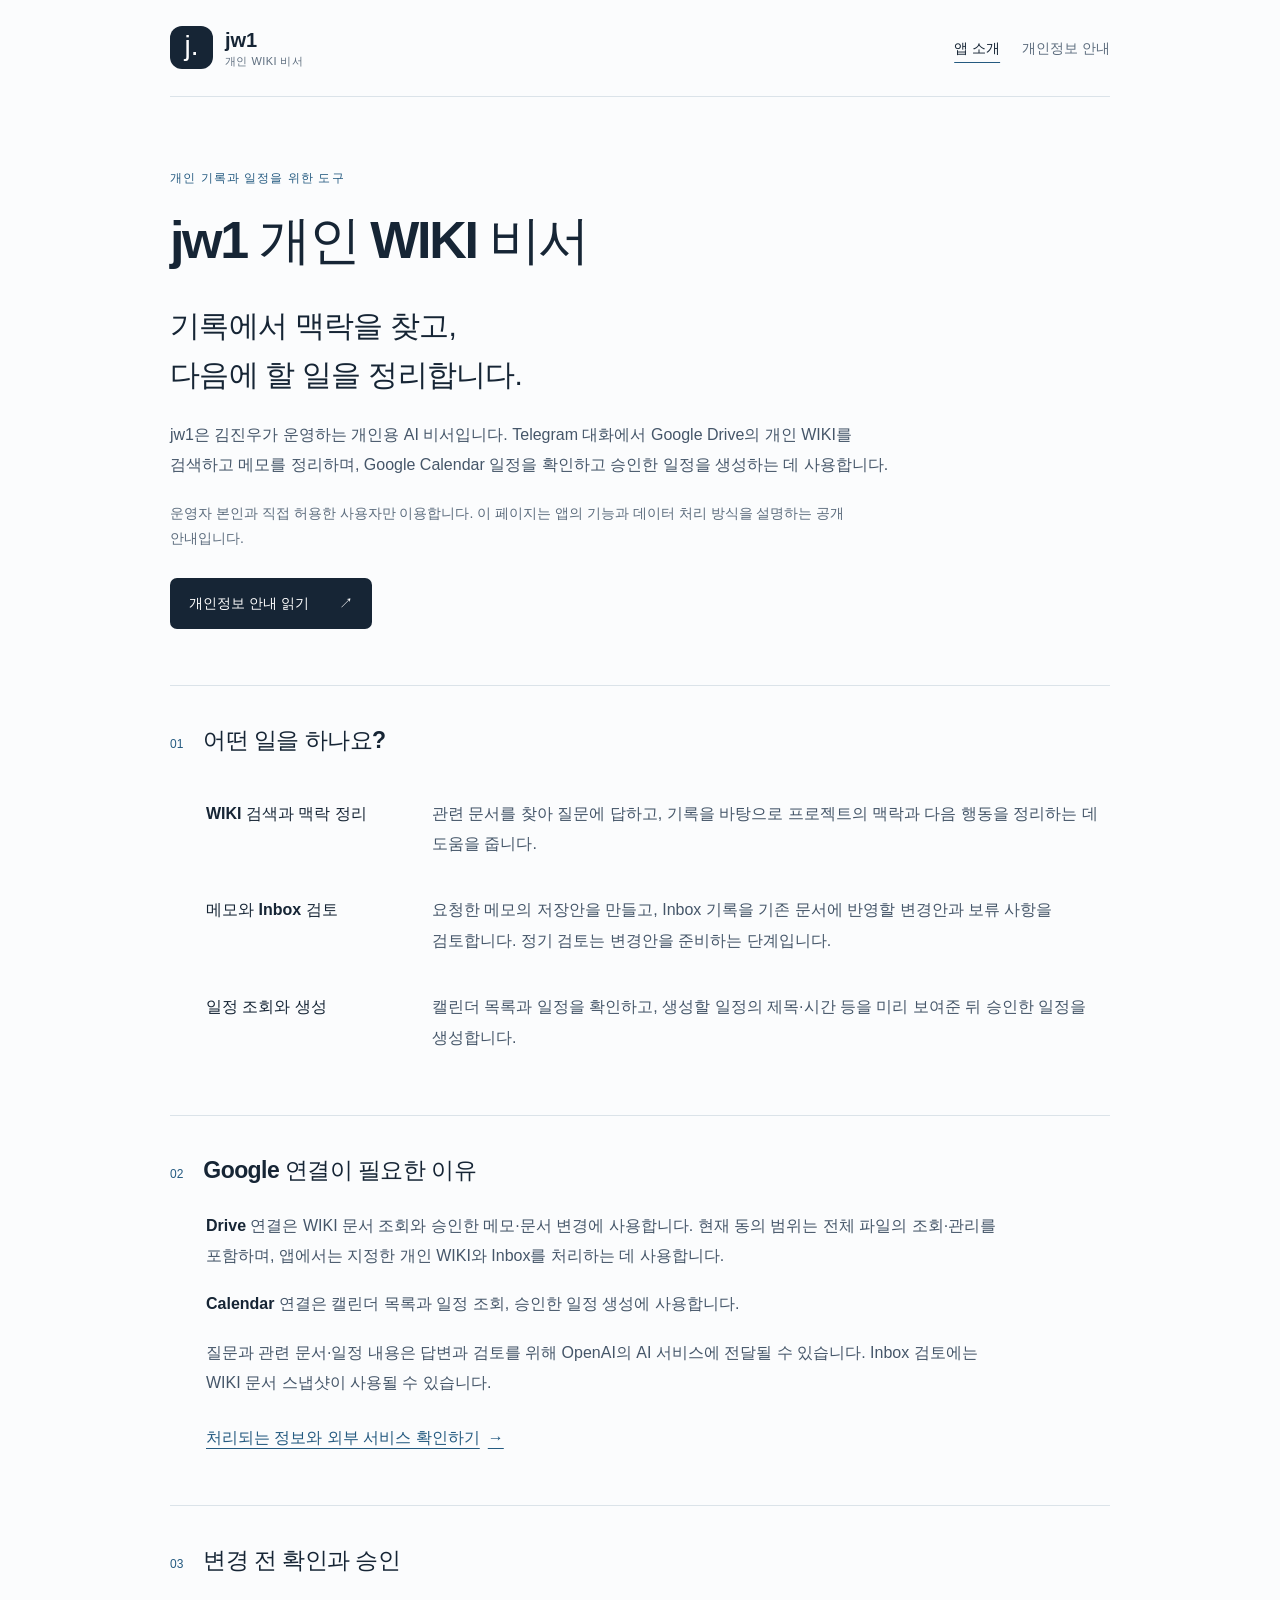
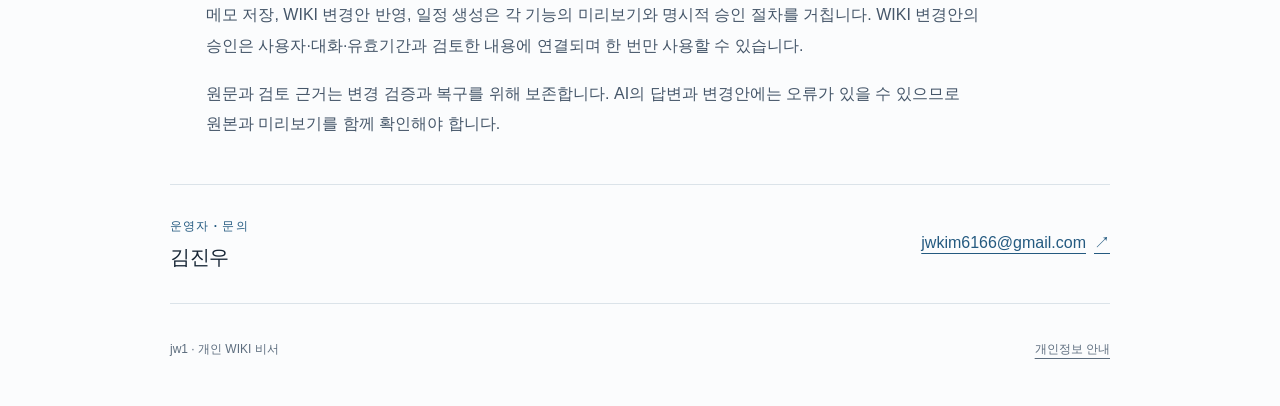
<file: docs/index.html>
<!doctype html>
<html lang="ko">
<head>
  <meta name="google-site-verification" content="4kn0z9Ya9pockW5iVIlnN1LRJzHogXKNWu14Td5TVFI" />
  <meta charset="utf-8">
  <meta name="viewport" content="width=device-width, initial-scale=1">
  <meta name="description" content="jw1 개인 WIKI 비서의 기능과 Google Drive·Calendar 연결 목적, 승인 절차 및 개인정보 처리 안내입니다.">
  <meta name="color-scheme" content="light">
  <title>jw1 개인 WIKI 비서</title>
  <link rel="icon" href="assets/favicon.svg" type="image/svg+xml">
  <link rel="stylesheet" href="styles.css">
</head>
<body>
  <a class="skip-link" href="#content">본문으로 이동</a>
  <header class="site-header">
    <a class="brand" href="./" aria-label="jw1 앱 소개"><span class="brand-mark" aria-hidden="true">j.</span><span>jw1<span class="brand-caption">개인 WIKI 비서</span></span></a>
    <nav aria-label="앱 안내"><a href="./" aria-current="page">앱 소개</a><a href="privacy/">개인정보 안내</a></nav>
  </header>

  <main id="content">
    <section class="hero" aria-labelledby="app-title">
      <p class="eyebrow">개인 기록과 일정을 위한 도구</p>
      <h1 id="app-title">jw1 개인 WIKI 비서</h1>
      <p class="lead">기록에서 맥락을 찾고,<br>다음에 할 일을 정리합니다.</p>
      <p class="hero-description">jw1은 김진우가 운영하는 개인용 AI 비서입니다. Telegram 대화에서 Google Drive의 개인 WIKI를 검색하고 메모를 정리하며, Google Calendar 일정을 확인하고 승인한 일정을 생성하는 데 사용합니다.</p>
      <p class="small-note">운영자 본인과 직접 허용한 사용자만 이용합니다. 이 페이지는 앱의 기능과 데이터 처리 방식을 설명하는 공개 안내입니다.</p>
      <a class="primary-link" href="privacy/">개인정보 안내 읽기 <span aria-hidden="true">↗</span></a>
    </section>

    <section class="document-section" aria-labelledby="features-title">
      <div class="section-label"><span>01</span><h2 id="features-title">어떤 일을 하나요?</h2></div>
      <dl class="feature-list">
        <div><dt>WIKI 검색과 맥락 정리</dt><dd>관련 문서를 찾아 질문에 답하고, 기록을 바탕으로 프로젝트의 맥락과 다음 행동을 정리하는 데 도움을 줍니다.</dd></div>
        <div><dt>메모와 Inbox 검토</dt><dd>요청한 메모의 저장안을 만들고, Inbox 기록을 기존 문서에 반영할 변경안과 보류 사항을 검토합니다. 정기 검토는 변경안을 준비하는 단계입니다.</dd></div>
        <div><dt>일정 조회와 생성</dt><dd>캘린더 목록과 일정을 확인하고, 생성할 일정의 제목·시간 등을 미리 보여준 뒤 승인한 일정을 생성합니다.</dd></div>
      </dl>
    </section>

    <section class="document-section" aria-labelledby="google-title">
      <div class="section-label"><span>02</span><h2 id="google-title">Google 연결이 필요한 이유</h2></div>
      <div class="prose">
        <p><strong>Drive</strong> 연결은 WIKI 문서 조회와 승인한 메모·문서 변경에 사용합니다. 현재 동의 범위는 전체 파일의 조회·관리를 포함하며, 앱에서는 지정한 개인 WIKI와 Inbox를 처리하는 데 사용합니다.</p>
        <p><strong>Calendar</strong> 연결은 캘린더 목록과 일정 조회, 승인한 일정 생성에 사용합니다.</p>
        <p>질문과 관련 문서·일정 내용은 답변과 검토를 위해 OpenAI의 AI 서비스에 전달될 수 있습니다. Inbox 검토에는 WIKI 문서 스냅샷이 사용될 수 있습니다.</p>
        <a class="text-link" href="privacy/#processing">처리되는 정보와 외부 서비스 확인하기 <span aria-hidden="true">→</span></a>
      </div>
    </section>

    <section class="document-section" aria-labelledby="approval-title">
      <div class="section-label"><span>03</span><h2 id="approval-title">변경 전 확인과 승인</h2></div>
      <div class="prose">
        <p>메모 저장, WIKI 변경안 반영, 일정 생성은 각 기능의 미리보기와 명시적 승인 절차를 거칩니다. WIKI 변경안의 승인은 사용자·대화·유효기간과 검토한 내용에 연결되며 한 번만 사용할 수 있습니다.</p>
        <p>원문과 검토 근거는 변경 검증과 복구를 위해 보존합니다. AI의 답변과 변경안에는 오류가 있을 수 있으므로 원본과 미리보기를 함께 확인해야 합니다.</p>
      </div>
    </section>

    <section class="contact-section" aria-labelledby="contact-title">
      <div><p class="eyebrow">운영자 · 문의</p><h2 id="contact-title">김진우</h2></div>
      <a class="text-link" href="mailto:jwkim6166@gmail.com">jwkim6166@gmail.com <span aria-hidden="true">↗</span></a>
    </section>
  </main>
  <footer class="site-footer"><span>jw1 · 개인 WIKI 비서</span><a href="privacy/">개인정보 안내</a></footer>
</body>
</html>
</file>
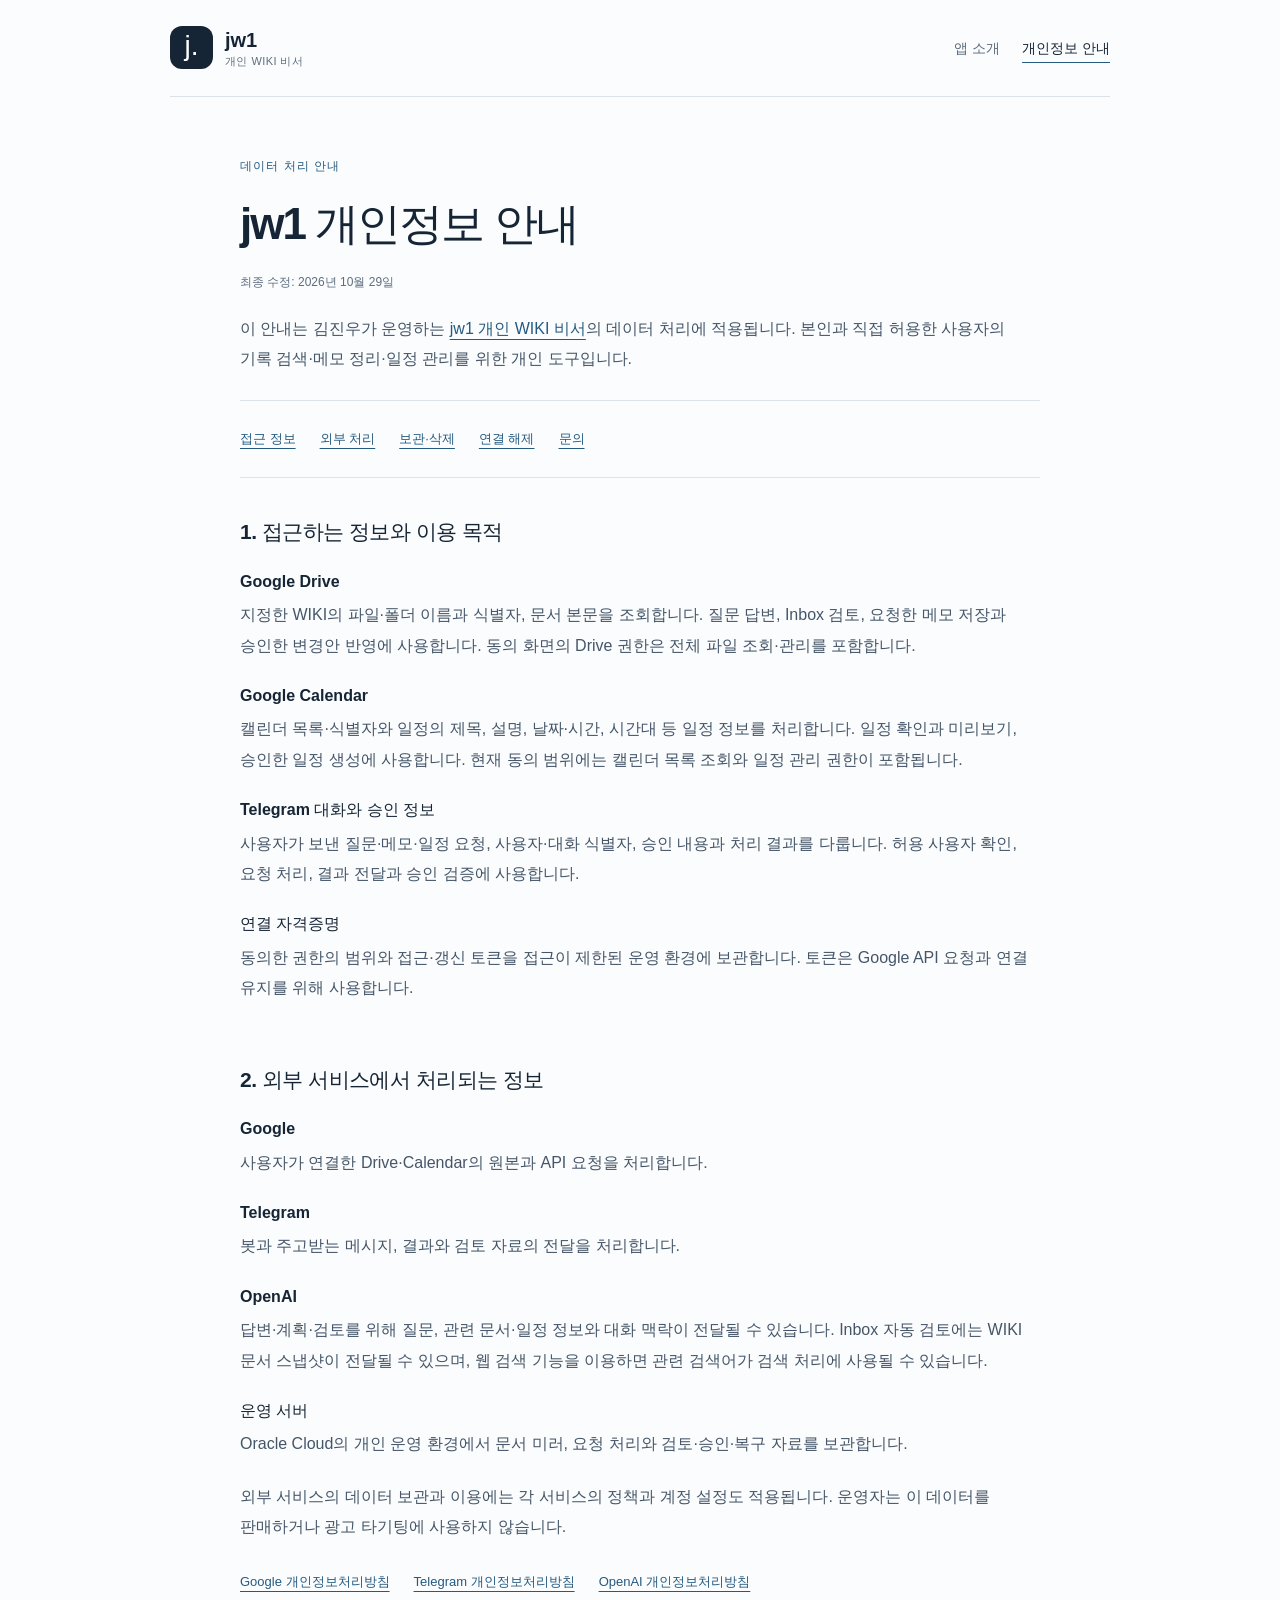
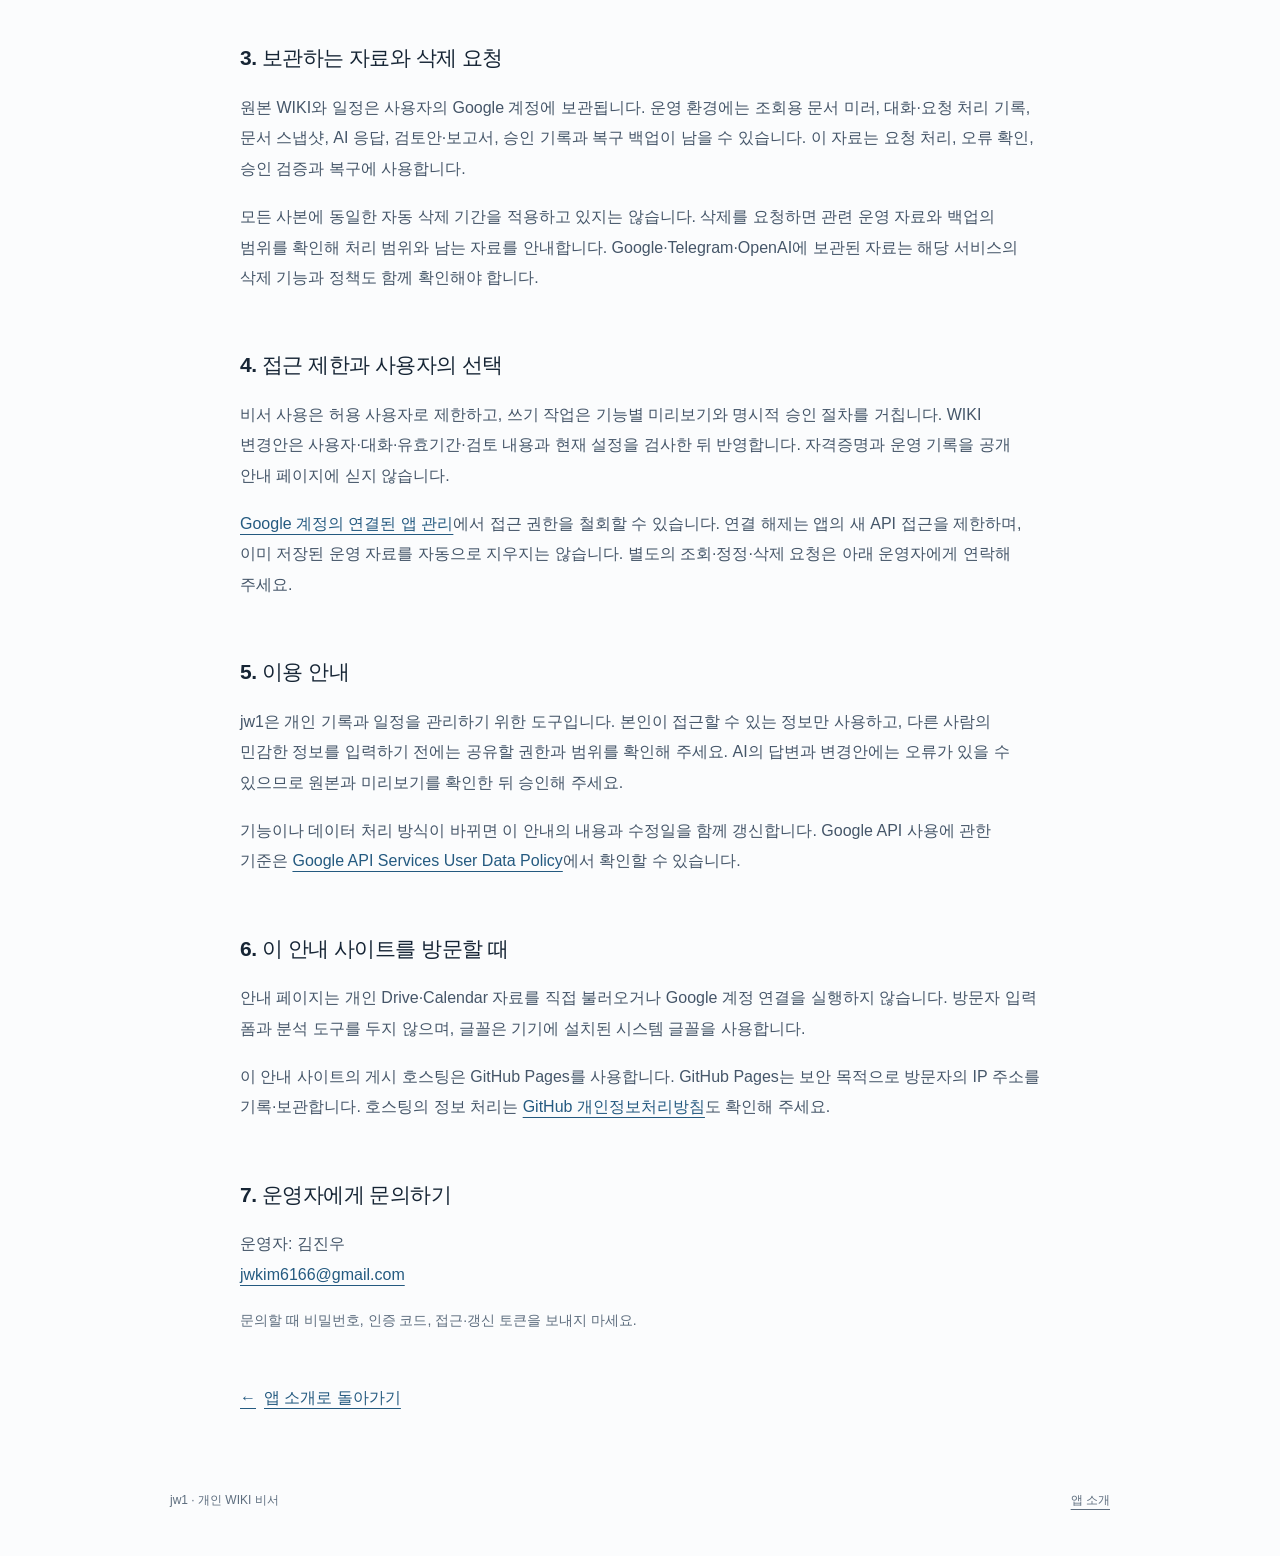
<file: docs/privacy/index.html>
<!doctype html>
<html lang="ko">
<head>
  <meta charset="utf-8">
  <meta name="viewport" content="width=device-width, initial-scale=1">
  <meta name="description" content="jw1 개인 WIKI 비서의 Google Drive·Calendar 정보 접근, 외부 AI 처리, 보관 및 연결 해제·삭제 요청 방법을 설명합니다.">
  <meta name="color-scheme" content="light">
  <title>개인정보 안내 | jw1 개인 WIKI 비서</title>
  <link rel="icon" href="../assets/favicon.svg" type="image/svg+xml">
  <link rel="stylesheet" href="../styles.css">
</head>
<body>
  <a class="skip-link" href="#content">본문으로 이동</a>
  <header class="site-header">
    <a class="brand" href="../" aria-label="jw1 앱 소개"><span class="brand-mark" aria-hidden="true">j.</span><span>jw1<span class="brand-caption">개인 WIKI 비서</span></span></a>
    <nav aria-label="앱 안내"><a href="../">앱 소개</a><a href="./" aria-current="page">개인정보 안내</a></nav>
  </header>

  <main id="content" class="privacy-document">
    <header class="privacy-heading">
      <p class="eyebrow">데이터 처리 안내</p>
      <h1>jw1 개인정보 안내</h1>
      <p class="revision">최종 수정: <time datetime="2026-10-29">2026년 10월 29일</time></p>
      <p>이 안내는 김진우가 운영하는 <a href="../">jw1 개인 WIKI 비서</a>의 데이터 처리에 적용됩니다. 본인과 직접 허용한 사용자의 기록 검색·메모 정리·일정 관리를 위한 개인 도구입니다.</p>
    </header>

    <nav class="contents" aria-label="개인정보 안내 목차"><a href="#data">접근 정보</a><a href="#processing">외부 처리</a><a href="#storage">보관·삭제</a><a href="#control">연결 해제</a><a href="#contact">문의</a></nav>

    <section id="data" class="policy-section" aria-labelledby="data-title">
      <h2 id="data-title">1. 접근하는 정보와 이용 목적</h2>
      <dl class="policy-list">
        <div><dt>Google Drive</dt><dd>지정한 WIKI의 파일·폴더 이름과 식별자, 문서 본문을 조회합니다. 질문 답변, Inbox 검토, 요청한 메모 저장과 승인한 변경안 반영에 사용합니다. 동의 화면의 Drive 권한은 전체 파일 조회·관리를 포함합니다.</dd></div>
        <div><dt>Google Calendar</dt><dd>캘린더 목록·식별자와 일정의 제목, 설명, 날짜·시간, 시간대 등 일정 정보를 처리합니다. 일정 확인과 미리보기, 승인한 일정 생성에 사용합니다. 현재 동의 범위에는 캘린더 목록 조회와 일정 관리 권한이 포함됩니다.</dd></div>
        <div><dt>Telegram 대화와 승인 정보</dt><dd>사용자가 보낸 질문·메모·일정 요청, 사용자·대화 식별자, 승인 내용과 처리 결과를 다룹니다. 허용 사용자 확인, 요청 처리, 결과 전달과 승인 검증에 사용합니다.</dd></div>
        <div><dt>연결 자격증명</dt><dd>동의한 권한의 범위와 접근·갱신 토큰을 접근이 제한된 운영 환경에 보관합니다. 토큰은 Google API 요청과 연결 유지를 위해 사용합니다.</dd></div>
      </dl>
    </section>

    <section id="processing" class="policy-section" aria-labelledby="processing-title">
      <h2 id="processing-title">2. 외부 서비스에서 처리되는 정보</h2>
      <dl class="policy-list">
        <div><dt>Google</dt><dd>사용자가 연결한 Drive·Calendar의 원본과 API 요청을 처리합니다.</dd></div>
        <div><dt>Telegram</dt><dd>봇과 주고받는 메시지, 결과와 검토 자료의 전달을 처리합니다.</dd></div>
        <div><dt>OpenAI</dt><dd>답변·계획·검토를 위해 질문, 관련 문서·일정 정보와 대화 맥락이 전달될 수 있습니다. Inbox 자동 검토에는 WIKI 문서 스냅샷이 전달될 수 있으며, 웹 검색 기능을 이용하면 관련 검색어가 검색 처리에 사용될 수 있습니다.</dd></div>
        <div><dt>운영 서버</dt><dd>Oracle Cloud의 개인 운영 환경에서 문서 미러, 요청 처리와 검토·승인·복구 자료를 보관합니다.</dd></div>
      </dl>
      <p>외부 서비스의 데이터 보관과 이용에는 각 서비스의 정책과 계정 설정도 적용됩니다. 운영자는 이 데이터를 판매하거나 광고 타기팅에 사용하지 않습니다.</p>
      <ul class="policy-links"><li><a href="https://policies.google.com/privacy">Google 개인정보처리방침</a></li><li><a href="https://telegram.org/privacy">Telegram 개인정보처리방침</a></li><li><a href="https://openai.com/policies/privacy-policy/">OpenAI 개인정보처리방침</a></li></ul>
    </section>

    <section id="storage" class="policy-section" aria-labelledby="storage-title">
      <h2 id="storage-title">3. 보관하는 자료와 삭제 요청</h2>
      <p>원본 WIKI와 일정은 사용자의 Google 계정에 보관됩니다. 운영 환경에는 조회용 문서 미러, 대화·요청 처리 기록, 문서 스냅샷, AI 응답, 검토안·보고서, 승인 기록과 복구 백업이 남을 수 있습니다. 이 자료는 요청 처리, 오류 확인, 승인 검증과 복구에 사용합니다.</p>
      <p>모든 사본에 동일한 자동 삭제 기간을 적용하고 있지는 않습니다. 삭제를 요청하면 관련 운영 자료와 백업의 범위를 확인해 처리 범위와 남는 자료를 안내합니다. Google·Telegram·OpenAI에 보관된 자료는 해당 서비스의 삭제 기능과 정책도 함께 확인해야 합니다.</p>
    </section>

    <section id="control" class="policy-section" aria-labelledby="control-title">
      <h2 id="control-title">4. 접근 제한과 사용자의 선택</h2>
      <p>비서 사용은 허용 사용자로 제한하고, 쓰기 작업은 기능별 미리보기와 명시적 승인 절차를 거칩니다. WIKI 변경안은 사용자·대화·유효기간·검토 내용과 현재 설정을 검사한 뒤 반영합니다. 자격증명과 운영 기록을 공개 안내 페이지에 싣지 않습니다.</p>
      <p><a href="https://myaccount.google.com/connections">Google 계정의 연결된 앱 관리</a>에서 접근 권한을 철회할 수 있습니다. 연결 해제는 앱의 새 API 접근을 제한하며, 이미 저장된 운영 자료를 자동으로 지우지는 않습니다. 별도의 조회·정정·삭제 요청은 아래 운영자에게 연락해 주세요.</p>
    </section>

    <section id="usage" class="policy-section" aria-labelledby="usage-title">
      <h2 id="usage-title">5. 이용 안내</h2>
      <p>jw1은 개인 기록과 일정을 관리하기 위한 도구입니다. 본인이 접근할 수 있는 정보만 사용하고, 다른 사람의 민감한 정보를 입력하기 전에는 공유할 권한과 범위를 확인해 주세요. AI의 답변과 변경안에는 오류가 있을 수 있으므로 원본과 미리보기를 확인한 뒤 승인해 주세요.</p>
      <p>기능이나 데이터 처리 방식이 바뀌면 이 안내의 내용과 수정일을 함께 갱신합니다. Google API 사용에 관한 기준은 <a href="https://developers.google.com/terms/api-services-user-data-policy">Google API Services User Data Policy</a>에서 확인할 수 있습니다.</p>
    </section>

    <section id="website" class="policy-section" aria-labelledby="website-title">
      <h2 id="website-title">6. 이 안내 사이트를 방문할 때</h2>
      <p>안내 페이지는 개인 Drive·Calendar 자료를 직접 불러오거나 Google 계정 연결을 실행하지 않습니다. 방문자 입력 폼과 분석 도구를 두지 않으며, 글꼴은 기기에 설치된 시스템 글꼴을 사용합니다.</p>
      <p>이 안내 사이트의 게시 호스팅은 GitHub Pages를 사용합니다. GitHub Pages는 보안 목적으로 방문자의 IP 주소를 기록·보관합니다. 호스팅의 정보 처리는 <a href="https://docs.github.com/en/site-policy/privacy-policies/github-general-privacy-statement">GitHub 개인정보처리방침</a>도 확인해 주세요.</p>
    </section>

    <section id="contact" class="policy-section" aria-labelledby="contact-title">
      <h2 id="contact-title">7. 운영자에게 문의하기</h2>
      <p>운영자: 김진우<br><a href="mailto:jwkim6166@gmail.com">jwkim6166@gmail.com</a></p>
      <p class="small-note">문의할 때 비밀번호, 인증 코드, 접근·갱신 토큰을 보내지 마세요.</p>
    </section>
    <a class="text-link back-link" href="../"><span aria-hidden="true">←</span> 앱 소개로 돌아가기</a>
  </main>
  <footer class="site-footer"><span>jw1 · 개인 WIKI 비서</span><a href="../">앱 소개</a></footer>
</body>
</html>
</file>
<file: docs/styles.css>
:root {
  color-scheme: light;
  --paper: #fbfcfd;
  --ink: #162535;
  --body: #455669;
  --muted: #5d6d7e;
  --line: #dbe3e9;
  --accent: #245a80;
  --soft: #edf3f7;
  font-family: -apple-system, BlinkMacSystemFont, "Segoe UI", "Malgun Gothic", "Apple SD Gothic Neo", sans-serif;
  font-synthesis: none;
}
* { box-sizing: border-box; }
html { scroll-behavior: smooth; scroll-padding-top: 24px; }
body { margin: 0; background: var(--paper); color: var(--body); font-size: 16px; line-height: 1.9; word-break: keep-all; overflow-wrap: anywhere; }
a { color: var(--accent); text-underline-offset: 5px; }
a:hover { text-decoration-thickness: 2px; }
a:focus-visible { outline: 3px solid var(--accent); outline-offset: 5px; }
.skip-link { position: absolute; left: 16px; top: -100px; background: var(--ink); color: white; padding: 8px 16px; z-index: 10; }
.skip-link:focus { top: 12px; }
.site-header, main, .site-footer { width: min(940px, calc(100% - 64px)); margin-inline: auto; }
.site-header { display: flex; justify-content: space-between; align-items: center; gap: 20px; padding: 26px 0; border-bottom: 1px solid var(--line); }
.brand { display: inline-flex; gap: 12px; align-items: center; text-decoration: none; color: var(--ink); font-weight: 700; font-size: 20px; line-height: 1.4; }
.brand-mark { display: grid; place-items: center; width: 43px; height: 43px; flex-shrink: 0; border-radius: 12px; background: var(--ink); color: white; font-size: 28px; font-weight: 500; padding-bottom: 5px; }
.brand-caption { display: block; color: var(--muted); font-size: 11px; letter-spacing: .04em; font-weight: 500; }
.site-header nav { display: flex; flex-wrap: wrap; gap: 4px 22px; align-items: center; }
.site-header nav a { display: inline-flex; align-items: center; min-height: 44px; font-size: 14px; text-decoration: none; color: var(--muted); }
.site-header nav a[aria-current] { color: var(--ink); text-decoration: underline; text-decoration-color: var(--accent); text-underline-offset: 9px; font-weight: 600; }
.hero { padding: 70px 0 56px; max-width: 780px; }
.eyebrow { margin: 0 0 18px; font-size: 12px; font-weight: 650; letter-spacing: .09em; color: var(--accent); }
h1, h2, dt { color: var(--ink); }
h1 { margin: 0; font-size: clamp(32px, 5.2vw, 52px); line-height: 1.25; letter-spacing: -.045em; font-weight: 700; }
.lead { margin: 28px 0 20px; font-size: clamp(21px, 3.2vw, 30px); color: var(--ink); line-height: 1.65; letter-spacing: -.025em; }
.hero-description { margin: 0; max-width: 740px; }
.small-note { font-size: 14px; color: var(--muted); line-height: 1.85; }
.hero .small-note { max-width: 720px; margin: 20px 0 26px; }
.primary-link { display: inline-flex; align-items: center; gap: 30px; background: var(--ink); color: white; text-decoration: none; border-radius: 7px; padding: 12px 19px; min-height: 48px; font-size: 14px; }
.primary-link:hover { background: var(--accent); }
.document-section { border-top: 1px solid var(--line); padding: 37px 0 44px; }
.section-label { display: flex; align-items: baseline; gap: 20px; margin-bottom: 22px; }
.section-label > span { color: var(--accent); font-size: 12px; font-variant-numeric: tabular-nums; }
h2 { font-size: 23px; line-height: 1.55; letter-spacing: -.025em; font-weight: 650; margin: 0; }
.feature-list { margin: 0; padding-left: 36px; }
.feature-list > div { display: grid; grid-template-columns: 200px 1fr; gap: 26px; padding: 18px 0; }
.feature-list dt { font-weight: 600; }
.feature-list dd { margin: 0; }
.prose { padding-left: 36px; max-width: 835px; }
.prose p { margin: 0 0 18px; }
.prose p:last-child { margin-bottom: 0; }
strong { color: var(--ink); font-weight: 600; }
.text-link { display: inline-flex; align-items: center; flex-wrap: wrap; gap: 8px; min-height: 44px; }
.contact-section { border-block: 1px solid var(--line); padding: 30px 0; display: flex; align-items: center; justify-content: space-between; gap: 20px; }
.contact-section .eyebrow { margin-bottom: 4px; }
.contact-section h2 { font-size: 20px; }
.site-footer { display: flex; flex-wrap: wrap; justify-content: space-between; align-items: center; gap: 14px; padding: 24px 0 34px; font-size: 12px; color: var(--muted); }
.site-footer a { display: inline-flex; align-items: center; min-height: 44px; color: var(--muted); }
.privacy-document { max-width: 800px; }
.privacy-heading { padding: 58px 0 26px; }
.privacy-heading h1 { font-size: clamp(30px, 4.7vw, 44px); }
.revision { font-size: 12px; color: var(--muted); margin: 20px 0; }
.privacy-heading > p:last-child { margin: 0; }
.contents { display: flex; flex-wrap: wrap; gap: 6px 24px; padding: 16px 0; border-block: 1px solid var(--line); }
.contents a { display: inline-flex; align-items: center; min-height: 44px; font-size: 13px; }
.policy-section { padding-top: 38px; }
.policy-section h2 { font-size: 21px; margin-bottom: 18px; }
.policy-section p { margin: 0 0 18px; }
.policy-list { margin: 0 0 22px; }
.policy-list > div { margin-bottom: 20px; }
.policy-list dt { font-weight: 600; margin-bottom: 3px; }
.policy-list dd { margin: 0; }
.policy-links { display: flex; flex-wrap: wrap; gap: 6px 24px; list-style: none; margin: 14px 0 0; padding: 0; font-size: 13px; }
.policy-links a { display: inline-flex; align-items: center; min-height: 44px; }
.back-link { margin: 24px 0 34px; }
@media (max-width: 650px) {
  .site-header, main, .site-footer { width: calc(100% - 40px); }
  .site-header { align-items: flex-start; gap: 16px; padding: 18px 0; }
  .site-header nav { gap: 0 15px; justify-content: flex-end; }
  .site-header nav a { font-size: 12px; }
  .brand { font-size: 18px; gap: 9px; }
  .brand-mark { width: 37px; height: 37px; border-radius: 10px; font-size: 24px; }
  .brand-caption { font-size: 10px; }
  .hero { padding: 46px 0 38px; }
  .eyebrow { margin-bottom: 14px; }
  .section-label { gap: 13px; margin-bottom: 15px; }
  h2 { font-size: 21px; }
  .document-section { padding: 28px 0 32px; }
  .feature-list, .prose { padding-left: 0; }
  .feature-list > div { display: block; padding: 14px 0; }
  .feature-list dt { margin-bottom: 5px; }
  .contact-section { align-items: flex-start; flex-direction: column; gap: 8px; padding: 25px 0; }
  .privacy-heading { padding: 39px 0 24px; }
  .contents { gap: 2px 20px; }
  .policy-section { padding-top: 30px; }
  .policy-section h2 { font-size: 20px; }
}
@media (prefers-reduced-motion: reduce) { html { scroll-behavior: auto; } }
@media print {
  body { color: #111; background: #fff; font-size: 11pt; }
  .site-header, main, .site-footer { width: 100%; max-width: none; }
  .skip-link, .contents { display: none; }
  .hero, .privacy-heading { padding-top: 20px; }
  a { color: #111; }
  .policy-section { break-inside: avoid; }
}
</file>
